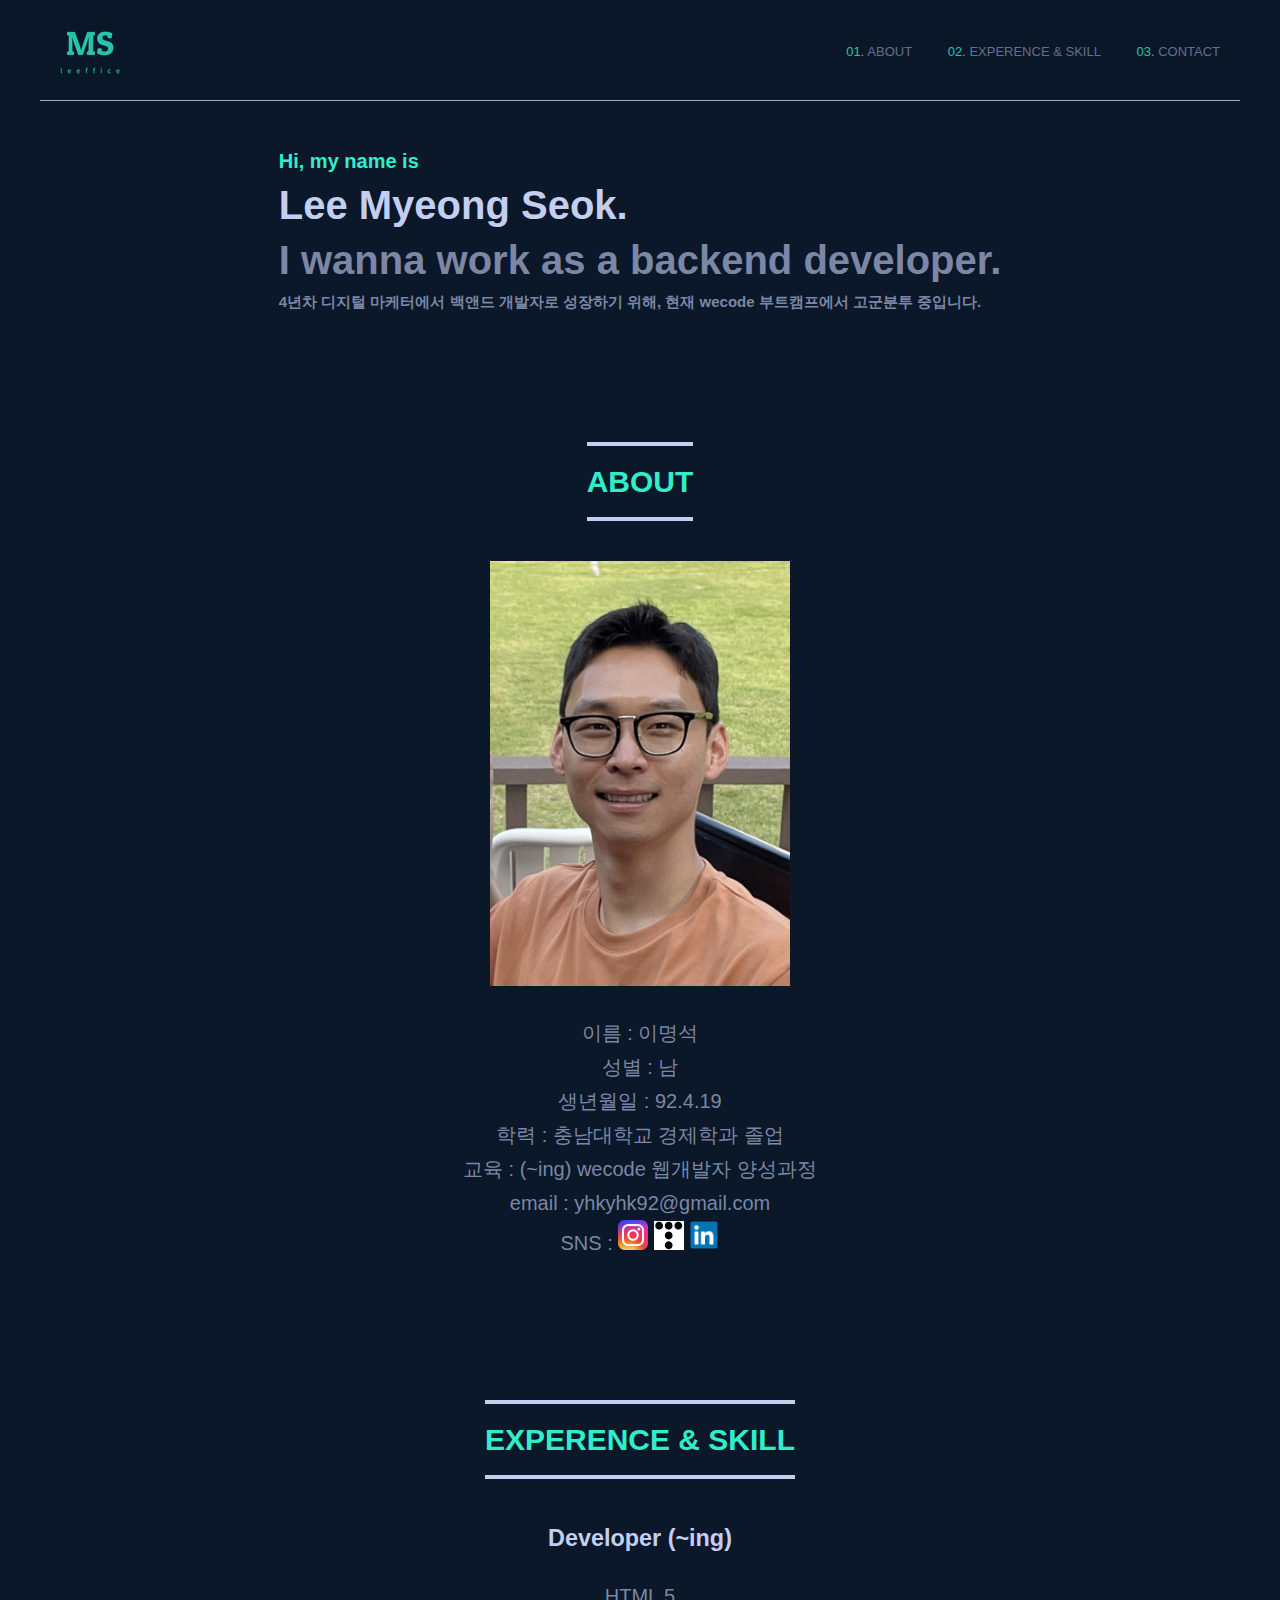
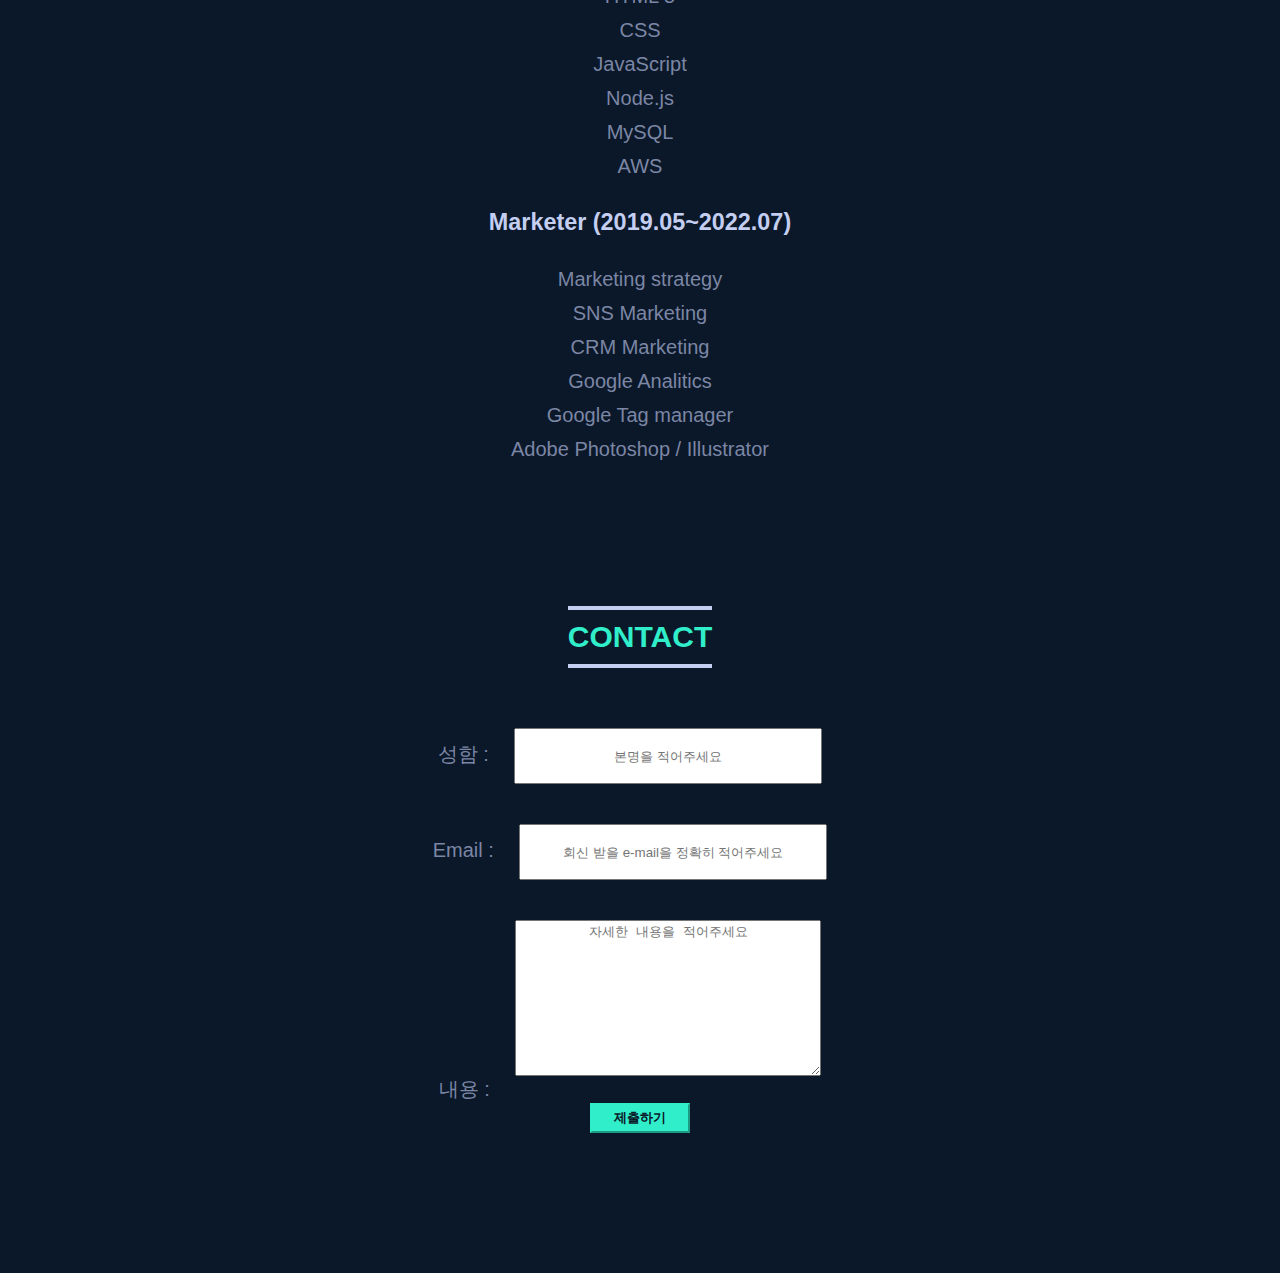
<file: index.html>
<!DOCTYPE html>
<html>
    <head>
        <meta charset="utf-8">
        <title>MS-Leeffice</title>
        <link rel="stylesheet" type="text/css" href="style.css"> 
        <!-- 파비콘 넣는 방법입니다. 홈페이지에 삽입한 로고를 파비콘으로 넣었습니다. -->
        <link rel="shortcut icon" type="image/x-icon" href="logo_msleeffice.png" />
    </head>
    <body>
            <!-- nav
                div 태그로 블록을 잡아도 되지만, 시멘틱 html을 사용하는 것이 seo에 더욱 좋다는
                이야기를 듣고, navigation을 의미하는 nav태그를 사용했습니다.
                설명 목록을 나타내는 dl, dt 요소를 활용하여 제작함
                -> 순서가 있는 ol, 순서가 없는 목록 ul 요소와 비슷 한 기능인데, 용도가 조금 다릅니다.
                dt요소에 '로고'와 '메뉴'바를 넣었습니다. 
                특히 메뉴바가 들어갈 dt요소 자리에 dl 요소를 넣고 다시 그 하위에 dt요소를 넣어 구조를 잡았습니다.
                그리고 이 페이지에 포함된 내용이 적어 1page로 제작했고, 네비게이션 바의 항목을 누르면 해당 내용으로
                페이지 스크롤이 이동하도록 구현했습니다.
                구현하는 법은 네비게이션으로 이동 시키고 싶은 내용의 위치를 미리 id 선택자로 잡아놓고
                a태그 href 속성 값에 id 선택자를 넣어주면 됩니다.
             -->
            <nav>
                <dl class="section_nav">
                    <dt class="logo">
                        <a href="index.html"><img src="logo_msleeffice.png"></a>
                    </dt>
                    <dl class="menu">
                            <dt>01. <a href="#about">ABOUT</a></dt>
                            <dt>02. <a href="#skill">EXPERENCE & SKILL</a></dt>
                            <dt>03. <a href=#contact>CONTACT</a></dt>
                    </dl>
                    </div>
                </dl>
            </nav>

            <!-- intro
                인트로는 개인적으로 p 태그에 스타일을 직접 심은 것이 마음에 걸립니다.
                html 태그는 태그 자체에 의미가 있는 반면, 스타일 속성은 전혀 의미가 없는 내용이므로
                html 태그와 스타일 속성은 따로 관리하는 것이 바람직 하다고 들었습니다.
                하지만 각 p요소에 들어간 내용의 디자인이 모두 달라서 어떻게 처리하면 좋을지 고민입니다.
                여기도 시멘틱 html로 article을 썼습니다.
                만들고 보니 개인적으로 div 태그를 article로, article을 section 태그로 바꾸고 싶네요.
            -->
            <div class="section_intro">
                <article class="intro">
                    <p style="color:#31eecb;font-size:inherit">Hi, my name is</p>
                    <h1 style="color:#c4cef1">Lee Myeong Seok.</h1>
                    <p>I wanna work as a backend developer.</p>
                    <p style="font-size:15px;">4년차 디지털 마케터에서 백앤드 개발자로 성장하기 위해, 현재 wecode 부트캠프에서 고군분투 중입니다.</p>
                </article>
            </div>

            <!-- about
                제 사진과 함께 저의 신상 등 간략한 정보를 넣었습니다.
                추가설명 드릴 부분은 sns아이콘 삽입한 부분인데요.
                target="_blank" 속성은 sns 아이콘 클릭 시 sns페이지가 새 창으로 열리도록 하는 속성이구요
                a태그 안에 title 속성을 넣으면, 아이콘에 마우스 커서를 가져다 놓을 때, 속성 뒤에 적은 글자가 보이게 됩니다. 
            -->
            <article class="section_about">
                <div id="about">
                    <h2>ABOUT</h2>
                    <br>
                    <img src="image.png" width="300px">
                    <dl>
                        <dt>이름 : 이명석</dt>
                        <dt>성별 : 남</dt>
                        <dt>생년월일 : 92.4.19</dt>
                        <dt>학력 : 충남대학교 경제학과 졸업</dt>
                        <dt>교육 : (~ing) <a href="https://wecode.co.kr/">wecode</a> 웹개발자 양성과정</dt>
                        <dt>email : yhkyhk92@gmail.com</dt>
                        <dt>SNS : <a href="https://www.instagram.com/ms_leeffice/" target="_blank" title="저의 개인 일상이 궁금하시다면.. click plz!"><img src="logo_insta.png"></a>
                        <a href="https://growth-msleeffice.tistory.com/" target="_blank" title="저의 개발 블로그가 궁금하시다면.. click plz!"><img src="logo_tistory.png"></a>
                        <a href="https://www.linkedin.com/in/%EB%AA%85%EC%84%9D-%EC%9D%B4-536676243/" target="_blank" title="저를 채용하시길 원하신다면.. click plz!"><img src="logo_linkedin.png"></a></dt> 
                    </dl>
                </div>
            </article>
            
            <!-- experence & skill
                ex, skill 부분은  dt, dl 요소를 활용했습니다.
            -->
            <article class="section_skill">
                <div id="skill">
                    <h2>EXPERENCE & SKILL</h2>
                    <h3>Developer (~ing)</h3>
                        <dl>
                            <dt>HTML 5</dt>
                            <dt>CSS</dt>
                            <dt>JavaScript</dt>
                            <dt>Node.js</dt>
                            <dt>MySQL</dt>
                            <dt>AWS</dt>
                        </dl>
                    <h3>Marketer (2019.05~2022.07)</h3>
                        <dl>
                            <dt>Marketing strategy</dt>
                            <dt>SNS Marketing</dt>
                            <dt>CRM Marketing</dt>
                            <dt>Google Analitics</dt>
                            <dt>Google Tag manager</dt>
                            <dt>Adobe Photoshop / Illustrator</dt>
                        </dl>
                </div>
        </article>

            <!-- contact
                문의를 받을 수 있는 기능을 구현하고자 했습니다.
                이름과 메일, 문의내용을 적어 제출하면 제 메일로 그 내용이 자동발송 되게 하는 것이죠.
                이 내용은 JS로 구현 가능한? 혹은 서드파티를 활용해야 구현 가능한 것 같아서 아직 구현하지는 않았습니다.
                활용한 요소는 form, lable, input, textarea, button 입니다.
            -->
            <section class="email-me">
                <div id="contact">
                <h2 class="title-section">CONTACT</h2>
                <form class="gform" action="https://script.google.com/macros/s/AKfycbx7LM8SSdlh9-8Pb6YHK3Z4OG0tD4Wq4gksK8tAFNXL2n046WU2/exec" data-email="yhkyhk92@gmail.com" method="POST">
                    <div class="box-input">
                      <label for="userName">성함 : </label>
                      <input type="text" id="userName" name="name" placeholder="본명을 적어주세요" required>
                    </div>
                    <div class="box-input">
                      <label for="userEmail">Email : </label>
                      <input type="email" id="userEmail" name="email" placeholder="회신 받을 e-mail을 정확히 적어주세요" required>
                    </div>
                    <div class="box-input">
                      <label for="userMessage">내용 : </label>
                      <textarea name="message" id="userMessage" cols="100" rows="10" placeholder="자세한 내용을 적어주세요" required></textarea>
                    </div>
                    <div class="box-input">
                      <button type="submit" class="btn-send">제출하기</button>
                    </div>
                    <div style="display:none" id="thankyou_message">
                        <p><h3>연락해주셔서 감사합니다. 24시간이내에 회신드리도록 하겠습니다.</h3></p>
                    </div>   
                </form>
                </div>
            </section>

            <!-- <article class="section_contact">
                <div id="contact">
                    <h2>CONTACT</h2>
                    <form class="gform" method="POST" action="https://script.google.com/macros/s/AKfycbx7LM8SSdlh9-8Pb6YHK3Z4OG0tD4Wq4gksK8tAFNXL2n046WU2/exec" data-email="yhkyhk92@gmail.com"></form>
                        <div>
                            <lable for="name">성함 : </lable>
                            <input type="text"  placeholder="본명을 적어주세요" name="name" required>
                        </div>
                        <div>
                            <lable for="email">e-mail : </lable>
                            <input type="text" placeholder="회신 받을 e-mail을 정확히 적어주세요" name="email" required>
                        </div>
                        <div>
                            <lable for="message">내용 : </lable>
                            <textarea name="message" cols="100" rows="10" placeholder="자세한 내용을 적어주세요" required ></textarea>
                        </div>
                        <div>
                            <button type="submit"> 제출하기 </button>
                        </div>
                        <div style="display:none" id="thankyou_message">
                            <h3><em>연락해주셔서 감사합니다.</em>
                            24시간이내에 회신드리도록 하겠습니다. :)</h3>
                        </div>   
                    </form>       
                </div>
            </article> -->

            <script data-cfasync="false" type="text/javascript" src="form-submission-handler.js"></script>
    </body>
</html>
</file>
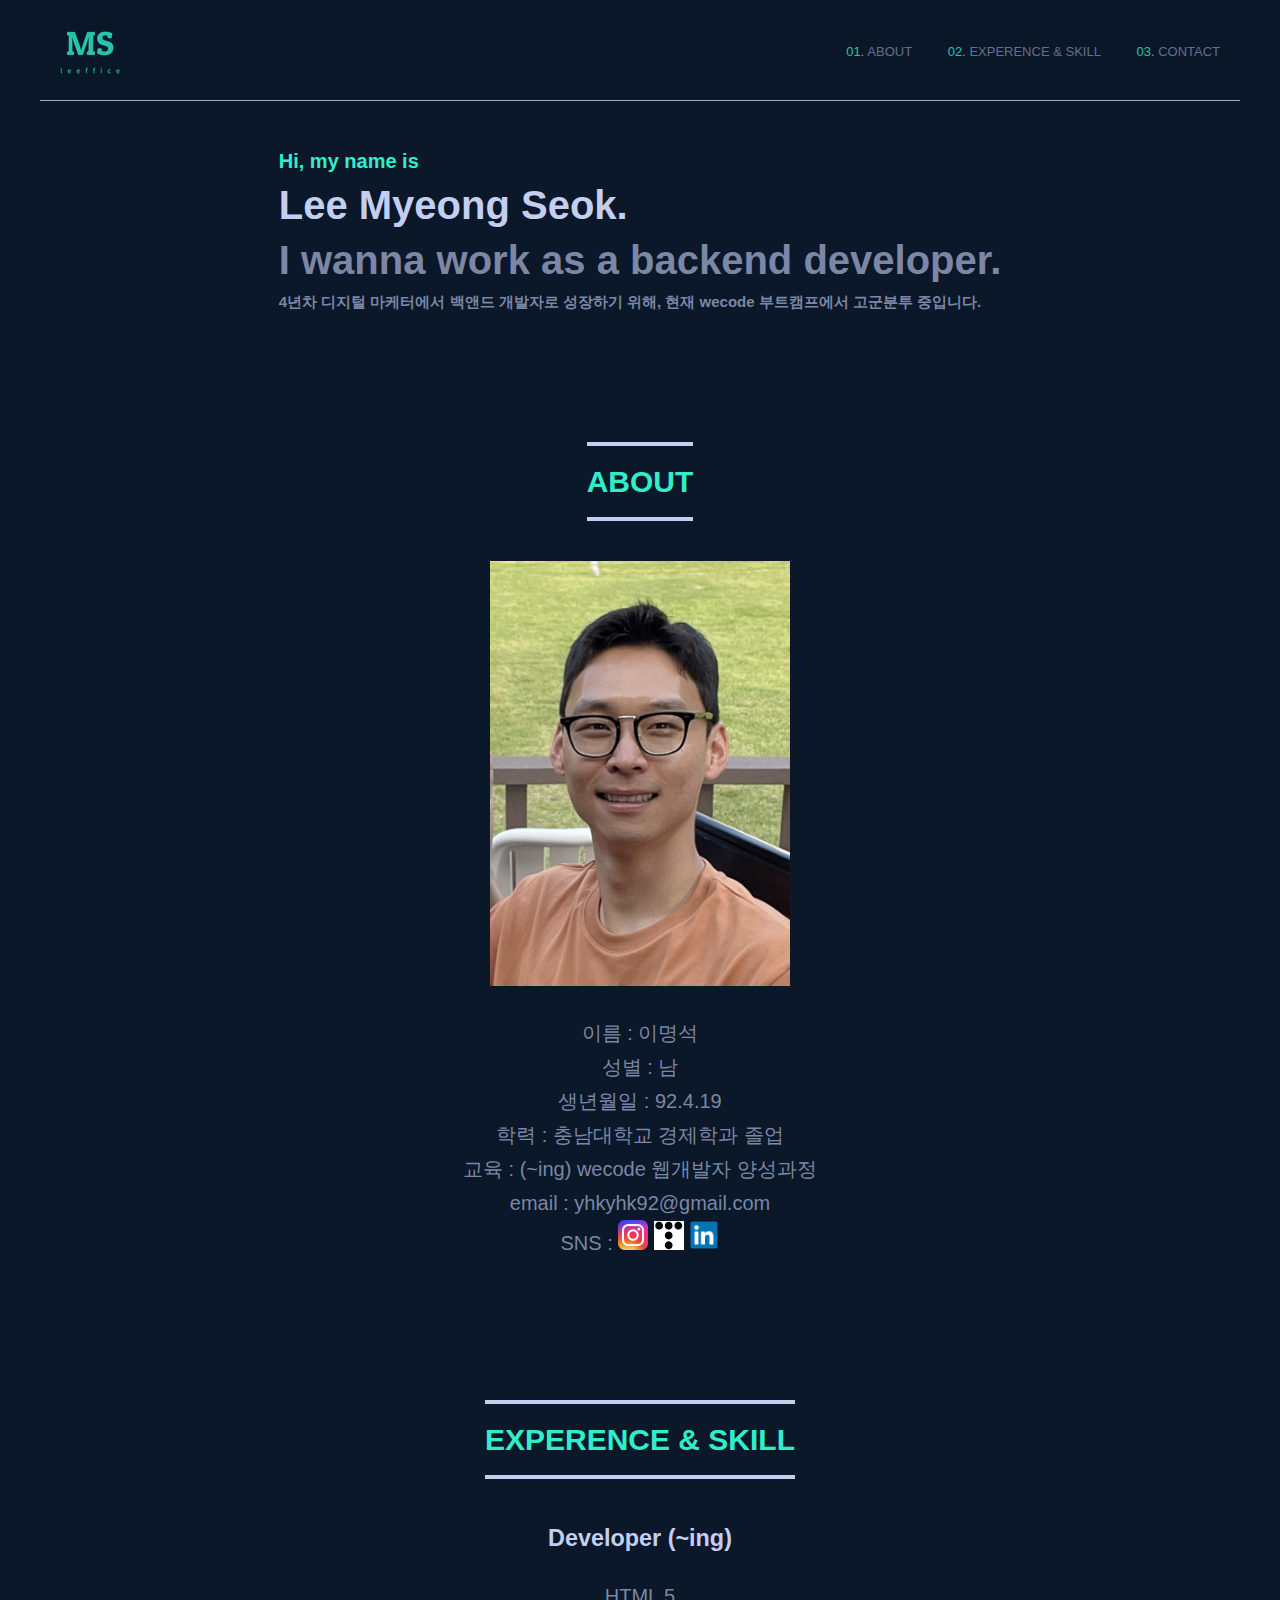
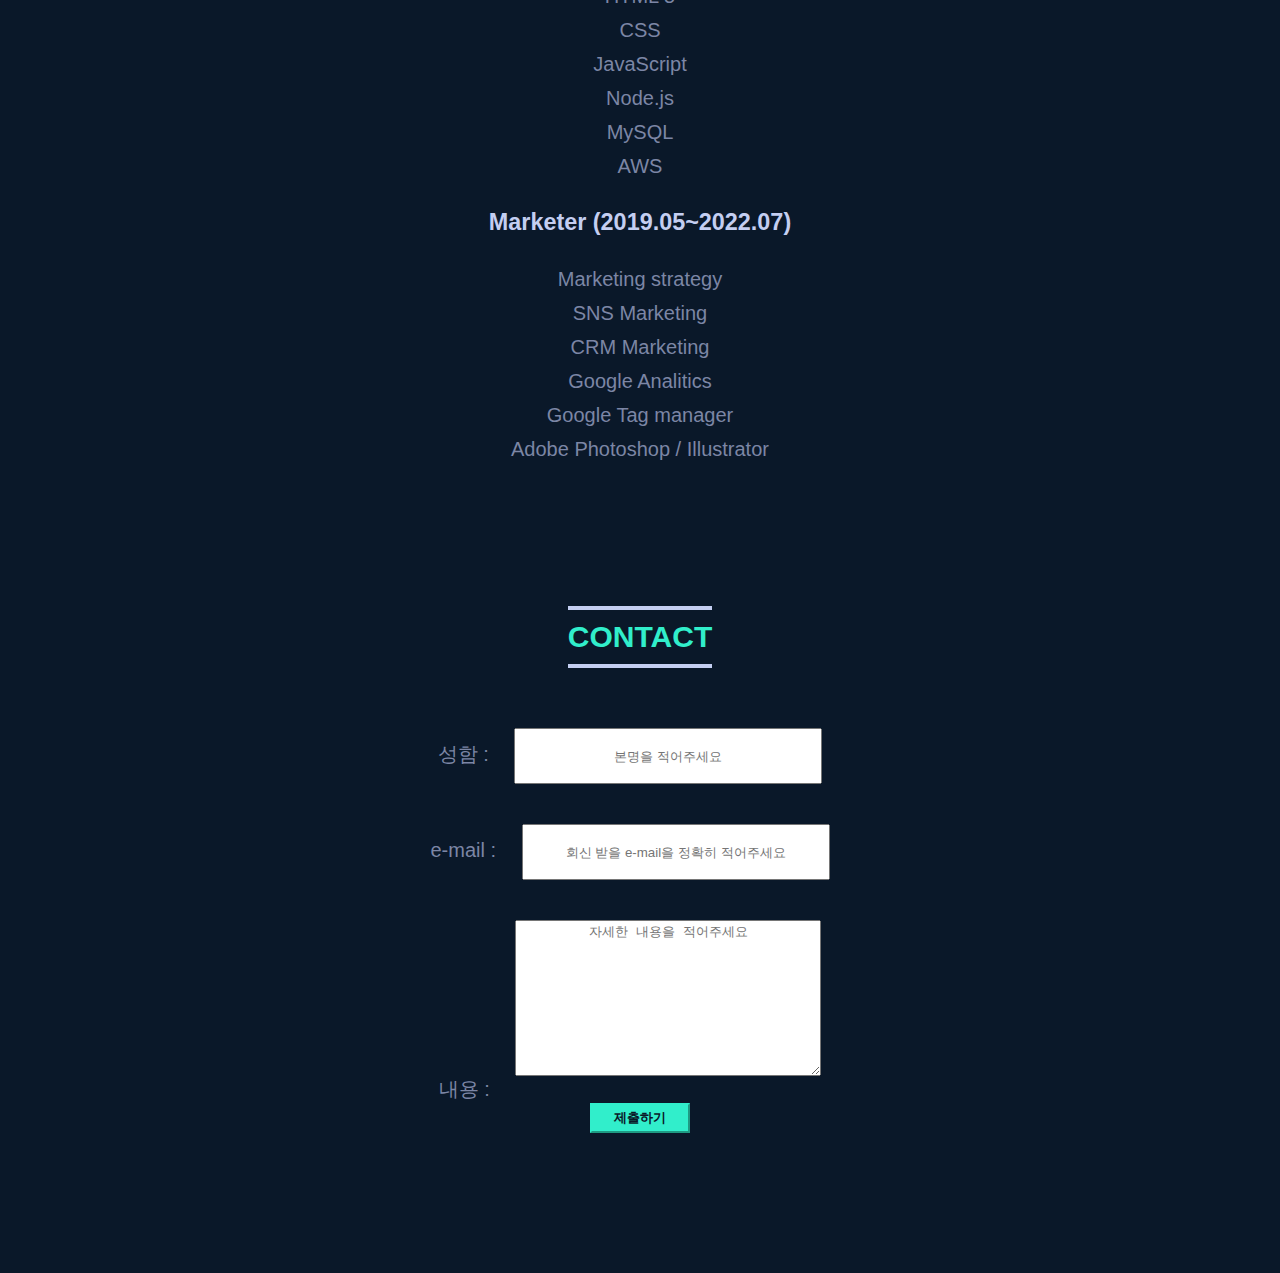
<file: front/index.html>
<!DOCTYPE html>
<html lang="ko">
    <head>
        <meta charset="utf-8">
        <meta http-equiv="X-UA-Compatible" content="IE=edge">
        <meta name="viewport" content="width=device-width, initial-scale=1.0">
        <title>MS-Leeffice</title>
        <link rel="stylesheet" href="style.css">
        <!-- 파비콘 넣는 방법입니다. 홈페이지에 삽입한 로고를 파비콘으로 넣었습니다. -->
        <link rel="shortcut icon" type="image/x-icon" href="logo_msleeffice.png">
    </head>
    <body>
            <!-- nav
                div 태그로 블록을 잡아도 되지만, 시멘틱 html을 사용하는 것이 seo에 더욱 좋다는
                이야기를 듣고, navigation을 의미하는 nav태그를 사용했습니다.
                설명 목록을 나타내는 dl, dt 요소를 활용하여 제작함
                -> 순서가 있는 ol, 순서가 없는 목록 ul 요소와 비슷 한 기능인데, 용도가 조금 다릅니다.
                dt요소에 '로고'와 '메뉴'바를 넣었습니다. 
                특히 메뉴바가 들어갈 dt요소 자리에 dl 요소를 넣고 다시 그 하위에 dt요소를 넣어 구조를 잡았습니다.
                그리고 이 페이지에 포함된 내용이 적어 1page로 제작했고, 네비게이션 바의 항목을 누르면 해당 내용으로
                페이지 스크롤이 이동하도록 구현했습니다.
                구현하는 법은 네비게이션으로 이동 시키고 싶은 내용의 위치를 미리 id 선택자로 잡아놓고
                a태그 href 속성 값에 id 선택자를 넣어주면 됩니다.
             -->
            <nav>
                <dl class="section_nav">
                    <dt class="logo">
                        <a href="index.html"><img src="logo_msleeffice.png"></a>
                    </dt>
                    <dl class="menu">
                            <dt>01. <a href="#about">ABOUT</a></dt>
                            <dt>02. <a href="#skill">EXPERENCE & SKILL</a></dt>
                            <dt>03. <a href=#contact>CONTACT</a></dt>
                    </dl>
                    </div>
                </dl>
            </nav>

            <!-- intro
                인트로는 개인적으로 p 태그에 스타일을 직접 심은 것이 마음에 걸립니다.
                html 태그는 태그 자체에 의미가 있는 반면, 스타일 속성은 전혀 의미가 없는 내용이므로
                html 태그와 스타일 속성은 따로 관리하는 것이 바람직 하다고 들었습니다.
                하지만 각 p요소에 들어간 내용의 디자인이 모두 달라서 어떻게 처리하면 좋을지 고민입니다.
                여기도 시멘틱 html로 article을 썼습니다.
                만들고 보니 개인적으로 div태그를 section 태그로 바꾸고 싶네요.
            -->
            <div class="section_intro">
                <article class="intro">
                    <p style="color:#31eecb;font-size:inherit">Hi, my name is</p>
                    <h1 style="color:#c4cef1">Lee Myeong Seok.</h1>
                    <p>I wanna work as a backend developer.</p>
                    <p style="font-size:15px;">4년차 디지털 마케터에서 백앤드 개발자로 성장하기 위해, 현재 wecode 부트캠프에서 고군분투 중입니다.</p>
                </article>
            </div>

            <!-- about
                제 사진과 함께 저의 신상 등 간략한 정보를 넣었습니다.
                추가설명 드릴 부분은 sns아이콘 삽입한 부분인데요.
                target="_blank" 속성은 sns 아이콘 클릭 시 sns페이지가 새 창으로 열리도록 하는 속성이구요
                a태그 안에 title 속성을 넣으면, 아이콘에 마우스 커서를 가져다 놓을 때, 속성 뒤에 적은 글자가 보이게 됩니다. 
            -->
            <article class="section_about">
                <div id="about">
                    <h2>ABOUT</h2>
                    <br>
                    <img src="image.png" width="300px">
                    <dl>
                        <dt>이름 : 이명석</dt>
                        <dt>성별 : 남</dt>
                        <dt>생년월일 : 92.4.19</dt>
                        <dt>학력 : 충남대학교 경제학과 졸업</dt>
                        <dt>교육 : (~ing) <a href="https://wecode.co.kr/">wecode</a> 웹개발자 양성과정</dt>
                        <dt>email : yhkyhk92@gmail.com</dt>
                        <dt>SNS : <a href="https://www.instagram.com/ms_leeffice/" target="_blank" title="저의 개인 일상이 궁금하시다면.. click plz!"><img src="logo_insta.png"></a>
                        <a href="https://growth-msleeffice.tistory.com/" target="_blank" title="저의 개발 블로그가 궁금하시다면.. click plz!"><img src="logo_tistory.png"></a>
                        <a href="https://www.linkedin.com/in/%EB%AA%85%EC%84%9D-%EC%9D%B4-536676243/" target="_blank" title="저를 채용하시길 원하신다면.. click plz!"><img src="logo_linkedin.png"></a></dt> 
                    </dl>
                </div>
            </article>
            
            <!-- experence & skill
                ex, skill 부분은  dt, dl 요소를 활용했습니다.
            -->
            <article class="section_skill">
                <div id="skill">
                    <h2>EXPERENCE & SKILL</h2>
                    <h3>Developer (~ing)</h3>
                        <dl>
                            <dt>HTML 5</dt>
                            <dt>CSS</dt>
                            <dt>JavaScript</dt>
                            <dt>Node.js</dt>
                            <dt>MySQL</dt>
                            <dt>AWS</dt>
                        </dl>
                    <h3>Marketer (2019.05~2022.07)</h3>
                        <dl>
                            <dt>Marketing strategy</dt>
                            <dt>SNS Marketing</dt>
                            <dt>CRM Marketing</dt>
                            <dt>Google Analitics</dt>
                            <dt>Google Tag manager</dt>
                            <dt>Adobe Photoshop / Illustrator</dt>
                        </dl>
                </div>
        </article>

            <!-- contact
                문의를 받을 수 있는 기능을 구현하고자 했습니다.
                이름과 메일, 문의내용을 적어 제출하면 제 메일로 그 내용이 자동발송 되게 하는 것이죠.
                이 내용은 JS로 구현 가능한? 혹은 서드파티를 활용해야 구현 가능한 것 같아서 아직 구현하지는 않았습니다.
                활용한 요소는 form, lable, input, textarea, button 입니다.
            -->
            <article class="section_contact">
                <div id="contact">
                    <h2>CONTACT</h2>
                    <form method="POST" action="/store-data">
                        <div>
                            <lable for="name">성함 : </lable>
                            <input type="text"  placeholder="본명을 적어주세요" name="name">
                        </div>
                        <div>
                            <lable for="email">e-mail : </lable>
                            <input type="text"  placeholder="회신 받을 e-mail을 정확히 적어주세요" name="email">
                        </div>
                        <div>
                            <lable for="message">내용 : </lable>
                            <textarea name="message" cols="100" rows="10" placeholder="자세한 내용을 적어주세요" ></textarea>
                        </div>
                        <div>
                            <input type="button" oncdtck="mailSend();" value="제출하기">
                        </div>
                        <div style="display:none;" id="thankyou_message">
                            <h3><em>연락해주셔서 감사합니다.</em>
                            24시간이내에 회신드리도록 하겠습니다. :)</h3>
                        </div>   
                    </form>       
                </div>
            </article>

    </body>
</html>
</file>
<file: style.css>
/*
           바디 부분은 배경색과 글꼴 설정했구요.
           네비게이션 설정 때문에 바디의 상단 margin은 0으로, 하단은 모든 스크롤을 내렸을 때
           네비게이션 높이 만큼 여백을 주는게 균형감 있겠다 싶어서 네비게이션 높이만큼 동일하게
           100px로 놨습니다.
           그리고 네비게이션 외에 전체 영역을 가운데 정렬하고자 text-align 썼구요
           네비게이션을 화면 스크롤 내릴때도 고정값으로 두었는데, 그 때 body안에 있는 내용이
           네비게이션 영역을 침범해서 위로 올라오더라구요. 그래서 바디에 패딩값을 네비게이션 높이 만큼
           주어서 그 문제 없앴습니다.
           */
           body {
                background-color:#0A1829;
                color:#7c86a5;
                font-family:'Segoe UI', Tahoma, Geneva, Verdana, sans-serif;
                font-size:20px;
                margin:0 40px 100px 40px;
                text-align:center;
                padding-top:100px;
            }

            /*
            a 태그 디폴트 설정이 안예뻐서 바꿨어요.
            */

            a {
                text-decoration:none;
                color:#7c86a5;
            }

            /* nav
            이번 작업에서 가장 힘들었던 네비게이션 입니다.
            네비게이션 만드는 방법이 inline-block, float 등의 요소를 활용하는 방법으로 여러가지가 있더라구요.
            저는 일단 두 요소 짬뽕해서 만들었습니다.
            중요한 것은, 네비게이션 블록에도 배경색을 넣었다는 건데요. 배경색을 안넣으면 네비게이션 블록 자체가
            투명하게 기본설정이 되어있어서 네비게이션 뒤로 본문 내용이 겹쳐보여서 지저분해 보였어요.
            그래서 body 배경색과 동일하게 네비게이션 배경을 주었더니 네비게이션 뒤로 본문 내용이 겹쳐보이는
            문제를 해결할 수 있었습니다.
            그리고 스크롤을 내릴때 역동감을 주려고 네비게이션 바에 투명도(opacity) 속성도 넣었습니다.
            투명도 값은 0~1로 넣을 수 있는 것 같아요.
            */

            nav {
                position:fixed;
                top:0;
                left:0;
                right:0;
                height:100px;
                background-color: #0A1829;
                opacity:0.8;
            }
            
            /* section_nav -> <dl>
            그리고 네비게이션 영역 하단에 실선을 넣고 싶어서 nav태그에
            border값 넣었는데 body에서 설정한 마진 값 적용이 안되더라구요. 왤까요..?
            그래서 dl 요소에 css 넣었습니다.
            높이는 앞에 nav 태그에서 100px 넣었으니까 여기부터는 %로 적용했습니다.
            dl요소도 margin 값을 설정 안하면 body에서 설정한 사이드 마진 값 적용이 안되서
            바디와 동일하게 마진 값 주었습니다.
            */
            .section_nav {
                border-bottom:1px solid #c4cef1;
                margin:auto 40px;
                height:100%;
            }
            
            /* logo -> <dt>
            로고를 dt 요소로 첫번째 목록에 넣었었죠. 근데, 네비게이션 영역에서
            로고를 왼쪽으로 정렬시키고 싶어서 float 속성 사용했습니다.
            영역의 높이를 설정해두니까 로고 이미지가 해당 영역에 맞게 축소되서 들어가네요.
            */
            .logo {
                float:left;
            } 

            /* menu -> <dl>
            목록(dt)가 들어갈 위치에 dl을 다시 넣었다고 했습니다. 그러면 네비게이션 메뉴로 넣을 내용을
            목록으로 넣을 수 있으니까요. 그런데 문제는 목록을 만들면 위에서 아래로 나열됩니다.
            저는 네비게이션 메뉴를 우측으로 정렬시키고 싶었어요. 그래서 마찬가지로 float속성을 사용합니다.
            그리고 마진 값을 주었어요. 마진값을 안주면 저 목록이 가로로 배치는 되는데 네비게이션 영역에서
            위에 딱 붙어서 정렬이 되거든요. 그래서 네비게이션 영역에 중간쯤에 위치하도록 마진값을 넣었습니다.
            */
            .menu {
                float:right;
                margin:38px 20px 38px auto;
            }

            /* menu dt
            위에서 float 값을 주면, 목록이 네비게이션 영역에서 우측 정렬 됩니다. 하지만 목록안에 있는
            리스트 값들은 block요소로 되어 있어서 한줄에 하나씩 3줄로 나열되어요.
            그래서 display 값을 inline-block 으로 바꿨습니다.(inline도 됩니다!)
            dt에 적히는 기본 글자 색은 따로 지정하고, about, ex&skill, contact 글자는 a태그 글자색
            앞에서 정한대로 나타나게 해서 꾸몄구요.
            메뉴 사이에 간격을 좀 주고 싶어서 마진 값을 왼쪽에 좀 주었습니다.
            그리고 글자 크기는 20px은 좀 커보여서 small사이즈로 바꿨습니다.            
            */
            .menu dt {
                color:#31eecb;
                display:inline-block;
                margin-left:30px;
                font-size:small;
            }

            /* 본문내용 기본설정
            일단, 본문 내용을 body 설정할 때 가운데로 정렬시켰죠.
            하지만 intro(article 태그)는 블록 요소라서 가운데 정렬이 먹히지가 않았어요.
            물론 너비 값을 직접 정하면 되겠지만, 어느정도가 적당할지 감이 안왔습니다.
            그래서 inline-block값을 넣었습니다. 그러면 블록이 article태그 안에 있는 p, h1 태그
            내용의 길이에 맞게 너비값을 자동으로 잡아주더라구요.
            다른 id에도 이 display 속성 값이 적용될 필요는 없지만,
            마진 값을 모두 동일하게 주기위해 편의상 그룹 선택자로 묶었습니다.
            */
            .intro, #about, #skill, #contact {
                margin:40px auto 40px auto;
                display:inline-block;
            }

            /* intro
            다른 본문과 정렬 방법이 intro는 다릅니다.
            내용 블록은 가운데 정렬 되어있지만 블록 안에 있는 텍스트는 모두 왼쪽 정렬 되어있지요.
            그래서 텍스트 블록을 잡고있는 p와 h1태그의 text-aling속성 값을 왼쪽으로 주었습니다.
            */
            .intro p, .intro h1 {
                font-size:40px;
                font-weight:bold;
                margin-top:10px;
                margin-bottom:10px;
                text-align:left;
            }

            /* about, ex&skill, contact 소제목
            소제목에는 포인트 색상을 주고 텍스트 위 아래로 선을 넣고 싶었습니다.
            그리고 선은 텍스트 길이만큼 넣고 싶었구요.
            그래서 아래와 같이 설정했습니다.
            */
            h2 {
                margin:40px auto;
                color:#31eecb;
                border-bottom:4px solid #c4cef1;
                border-top:4px solid #c4cef1;
                padding:10px 0;
                display:inline-block;
            }
            
            /* article에 있는 내용 기본 설정
            글자들의 간격을 가독성 좋게 1.7로 설정했어요.
            */
            #about, #skill, #contact dt {
                line-height:1.7;
            }
            
            /* about 프로필 사진 줄였습니다.*/
            #about dt img {
                width:30px;
            }
            
            /* ex&skill 소제목 디자인 바꿨습니다.*/
            #skill h3 {
                color:#c4cef1;
                margin:auto;
            }

            /* contact 
            -> 추가 수정해야 할 사항 : contact 내용 줄 정렬, email input 정렬
            선택자를 사용하는 방법 하나 적용해봤습니다.
            선택자를 작성하는 방식이 굉장히 많더라구요.
            선택자만 잘 활용해도 작성되는 코드 많이 줄이겠다는 생각이 들었습니다.
            */
           
            #contact input[type="text"] {
                width:300px;
                height:50px;
                margin:20px;
                text-align:center;
                display:inline-block;
            }

            #contact input[type="email"] {
                width:300px;
                height:50px;
                margin:20px;
                text-align:center;
                display:inline-block;
            }

            #contact textarea {
                width:300px;
                margin:20px;
                text-align:center;   
                display:inline-block;          
            }

            #contact button[type="submit"] {
                width:100px;
                height:30px;
                color:#0A1829;
                font-weight:bold;
                background-color: #31eecb;
                border-color: #31eecb;
            }
</file>
<file: front/style.css>
/*
           바디 부분은 배경색과 글꼴 설정했구요.
           네비게이션 설정 때문에 바디의 상단 margin은 0으로, 하단은 모든 스크롤을 내렸을 때
           네비게이션 높이 만큼 여백을 주는게 균형감 있겠다 싶어서 네비게이션 높이만큼 동일하게
           100px로 놨습니다.
           그리고 네비게이션 외에 전체 영역을 가운데 정렬하고자 text-align 썼구요
           네비게이션을 화면 스크롤 내릴때도 고정값으로 두었는데, 그 때 body안에 있는 내용이
           네비게이션 영역을 침범해서 위로 올라오더라구요. 그래서 바디에 패딩값을 네비게이션 높이 만큼
           주어서 그 문제 없앴습니다.
           */
           body {
                background-color:#0A1829;
                color:#7c86a5;
                font-family:'Segoe UI', Tahoma, Geneva, Verdana, sans-serif;
                font-size:20px;
                margin:0 40px 100px 40px;
                text-align:center;
                padding-top:100px;
            }

            /*
            a 태그 디폴트 설정이 안예뻐서 바꿨어요.
            */

            a {
                text-decoration:none;
                color:#7c86a5;
            }

            /* nav
            이번 작업에서 가장 힘들었던 네비게이션 입니다.
            네비게이션 만드는 방법이 inline-block, float 등의 요소를 활용하는 방법으로 여러가지가 있더라구요.
            저는 일단 두 요소 짬뽕해서 만들었습니다.
            중요한 것은, 네비게이션 블록에도 배경색을 넣었다는 건데요. 배경색을 안넣으면 네비게이션 블록 자체가
            투명하게 기본설정이 되어있어서 네비게이션 뒤로 본문 내용이 겹쳐보여서 지저분해 보였어요.
            그래서 body 배경색과 동일하게 네비게이션 배경을 주었더니 네비게이션 뒤로 본문 내용이 겹쳐보이는
            문제를 해결할 수 있었습니다.
            그리고 스크롤을 내릴때 역동감을 주려고 네비게이션 바에 투명도(opacity) 속성도 넣었습니다.
            투명도 값은 0~1로 넣을 수 있는 것 같아요.
            */

            nav {
                position:fixed;
                top:0;
                left:0;
                right:0;
                height:100px;
                background-color: #0A1829;
                opacity:0.8;
            }
            
            /* section_nav -> <dl>
            그리고 네비게이션 영역 하단에 실선을 넣고 싶어서 nav태그에
            border값 넣었는데 body에서 설정한 마진 값 적용이 안되더라구요. 왤까요..?
            그래서 dl 요소에 css 넣었습니다.
            높이는 앞에 nav 태그에서 100px 넣었으니까 여기부터는 %로 적용했습니다.
            dl요소도 margin 값을 설정 안하면 body에서 설정한 사이드 마진 값 적용이 안되서
            바디와 동일하게 마진 값 주었습니다.
            */
            .section_nav {
                border-bottom:1px solid #c4cef1;
                margin:auto 40px;
                height:100%;
            }
            
            /* logo -> <dt>
            로고를 dt 요소로 첫번째 목록에 넣었었죠. 근데, 네비게이션 영역에서
            로고를 왼쪽으로 정렬시키고 싶어서 float 속성 사용했습니다.
            영역의 높이를 설정해두니까 로고 이미지가 해당 영역에 맞게 축소되서 들어가네요.
            */
            .logo {
                float:left;
            } 

            /* menu -> <dl>
            목록(dt)가 들어갈 위치에 dl을 다시 넣었다고 했습니다. 그러면 네비게이션 메뉴로 넣을 내용을
            목록으로 넣을 수 있으니까요. 그런데 문제는 목록을 만들면 위에서 아래로 나열됩니다.
            저는 네비게이션 메뉴를 우측으로 정렬시키고 싶었어요. 그래서 마찬가지로 float속성을 사용합니다.
            그리고 마진 값을 주었어요. 마진값을 안주면 저 목록이 가로로 배치는 되는데 네비게이션 영역에서
            위에 딱 붙어서 정렬이 되거든요. 그래서 네비게이션 영역에 중간쯤에 위치하도록 마진값을 넣었습니다.
            */
            .menu {
                float:right;
                margin:38px 20px 38px auto;
            }

            /* menu dt
            위에서 float 값을 주면, 목록이 네비게이션 영역에서 우측 정렬 됩니다. 하지만 목록안에 있는
            리스트 값들은 block요소로 되어 있어서 한줄에 하나씩 3줄로 나열되어요.
            그래서 display 값을 inline-block 으로 바꿨습니다.(inline도 됩니다!)
            dt에 적히는 기본 글자 색은 따로 지정하고, about, ex&skill, contact 글자는 a태그 글자색
            앞에서 정한대로 나타나게 해서 꾸몄구요.
            메뉴 사이에 간격을 좀 주고 싶어서 마진 값을 왼쪽에 좀 주었습니다.
            그리고 글자 크기는 20px은 좀 커보여서 small사이즈로 바꿨습니다.            
            */
            .menu dt {
                color:#31eecb;
                display:inline-block;
                margin-left:30px;
                font-size:small;
            }

            /* 본문내용 기본설정
            일단, 본문 내용을 body 설정할 때 가운데로 정렬시켰죠.
            하지만 intro(article 태그)는 블록 요소라서 가운데 정렬이 먹히지가 않았어요.
            물론 너비 값을 직접 정하면 되겠지만, 어느정도가 적당할지 감이 안왔습니다.
            그래서 inline-block값을 넣었습니다. 그러면 블록이 article태그 안에 있는 p, h1 태그
            내용의 길이에 맞게 너비값을 자동으로 잡아주더라구요.
            다른 id에도 이 display 속성 값이 적용될 필요는 없지만,
            마진 값을 모두 동일하게 주기위해 편의상 그룹 선택자로 묶었습니다.
            */
            .intro, #about, #skill, #contact {
                margin:40px auto 40px auto;
                display:inline-block;
            }

            /* intro
            다른 본문과 정렬 방법이 intro는 다릅니다.
            내용 블록은 가운데 정렬 되어있지만 블록 안에 있는 텍스트는 모두 왼쪽 정렬 되어있지요.
            그래서 텍스트 블록을 잡고있는 p와 h1태그의 text-aling속성 값을 왼쪽으로 주었습니다.
            */
            .intro p, .intro h1 {
                font-size:40px;
                font-weight:bold;
                margin-top:10px;
                margin-bottom:10px;
                text-align:left;
            }

            /* about, ex&skill, contact 소제목
            소제목에는 포인트 색상을 주고 텍스트 위 아래로 선을 넣고 싶었습니다.
            그리고 선은 텍스트 길이만큼 넣고 싶었구요.
            그래서 아래와 같이 설정했습니다.
            */
            h2 {
                margin:40px auto;
                color:#31eecb;
                border-bottom:4px solid #c4cef1;
                border-top:4px solid #c4cef1;
                padding:10px 0;
                display:inline-block;
            }
            
            /* article에 있는 내용 기본 설정
            글자들의 간격을 가독성 좋게 1.7로 설정했어요.
            */
            #about, #skill, #contact dt {
                line-height:1.7;
            }
            
            /* about 프로필 사진 줄였습니다.*/
            #about dt img {
                width:30px;
            }
            
            /* ex&skill 소제목 디자인 바꿨습니다.*/
            #skill h3 {
                color:#c4cef1;
                margin:auto;
            }

            /* contact 
            -> 추가 수정해야 할 사항 : contact 내용 줄 정렬, email input 정렬
            선택자를 사용하는 방법 하나 적용해봤습니다.
            선택자를 작성하는 방식이 굉장히 많더라구요.
            선택자만 잘 활용해도 작성되는 코드 많이 줄이겠다는 생각이 들었습니다.
            */
           
            #contact input[type="text"] {
                width:300px;
                height:50px;
                margin:20px;
                text-align:center;
                display:inline-block;
            }

            #contact textarea {
                width:300px;
                margin:20px;
                text-align:center;   
                display:inline-block;          
            }

            #contact input[type="button"] {
                width:100px;
                height:30px;
                color:#0A1829;
                font-weight:bold;
                background-color: #31eecb;
                border-color: #31eecb;
            }
</file>
